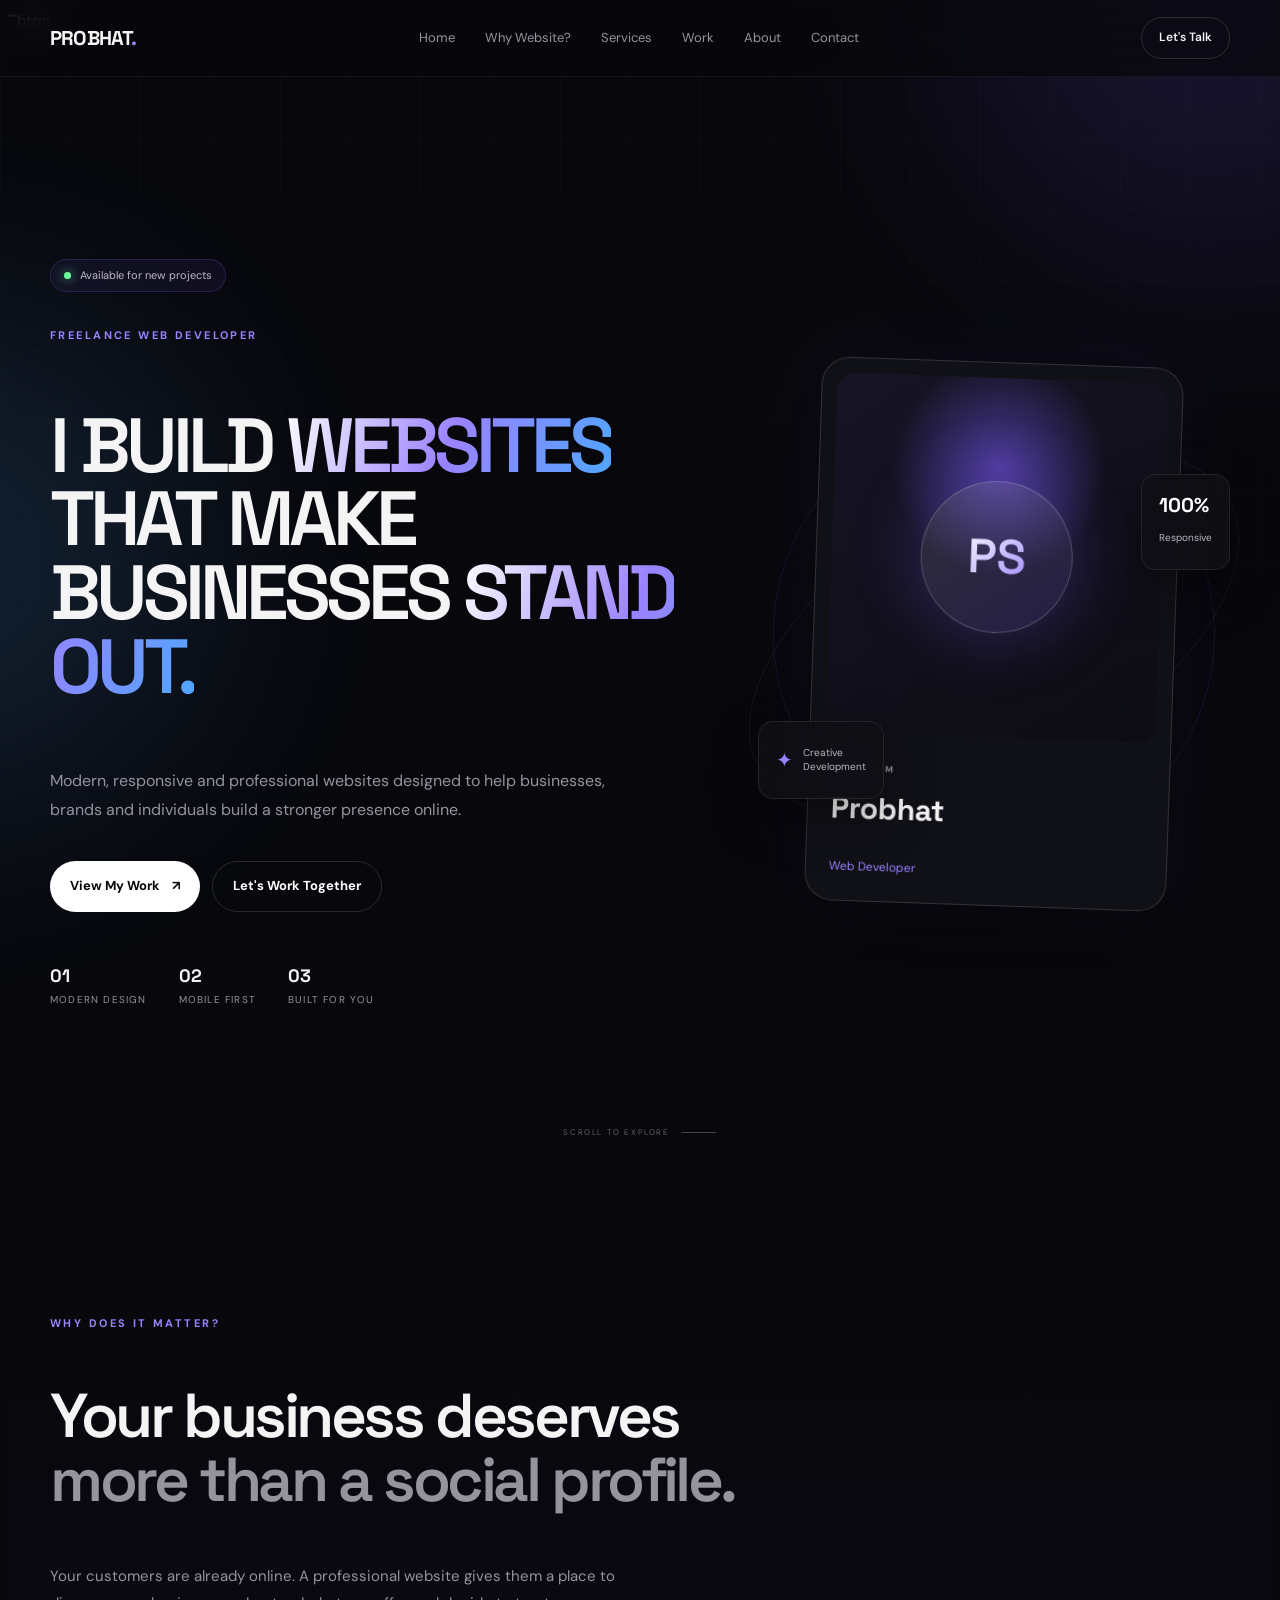
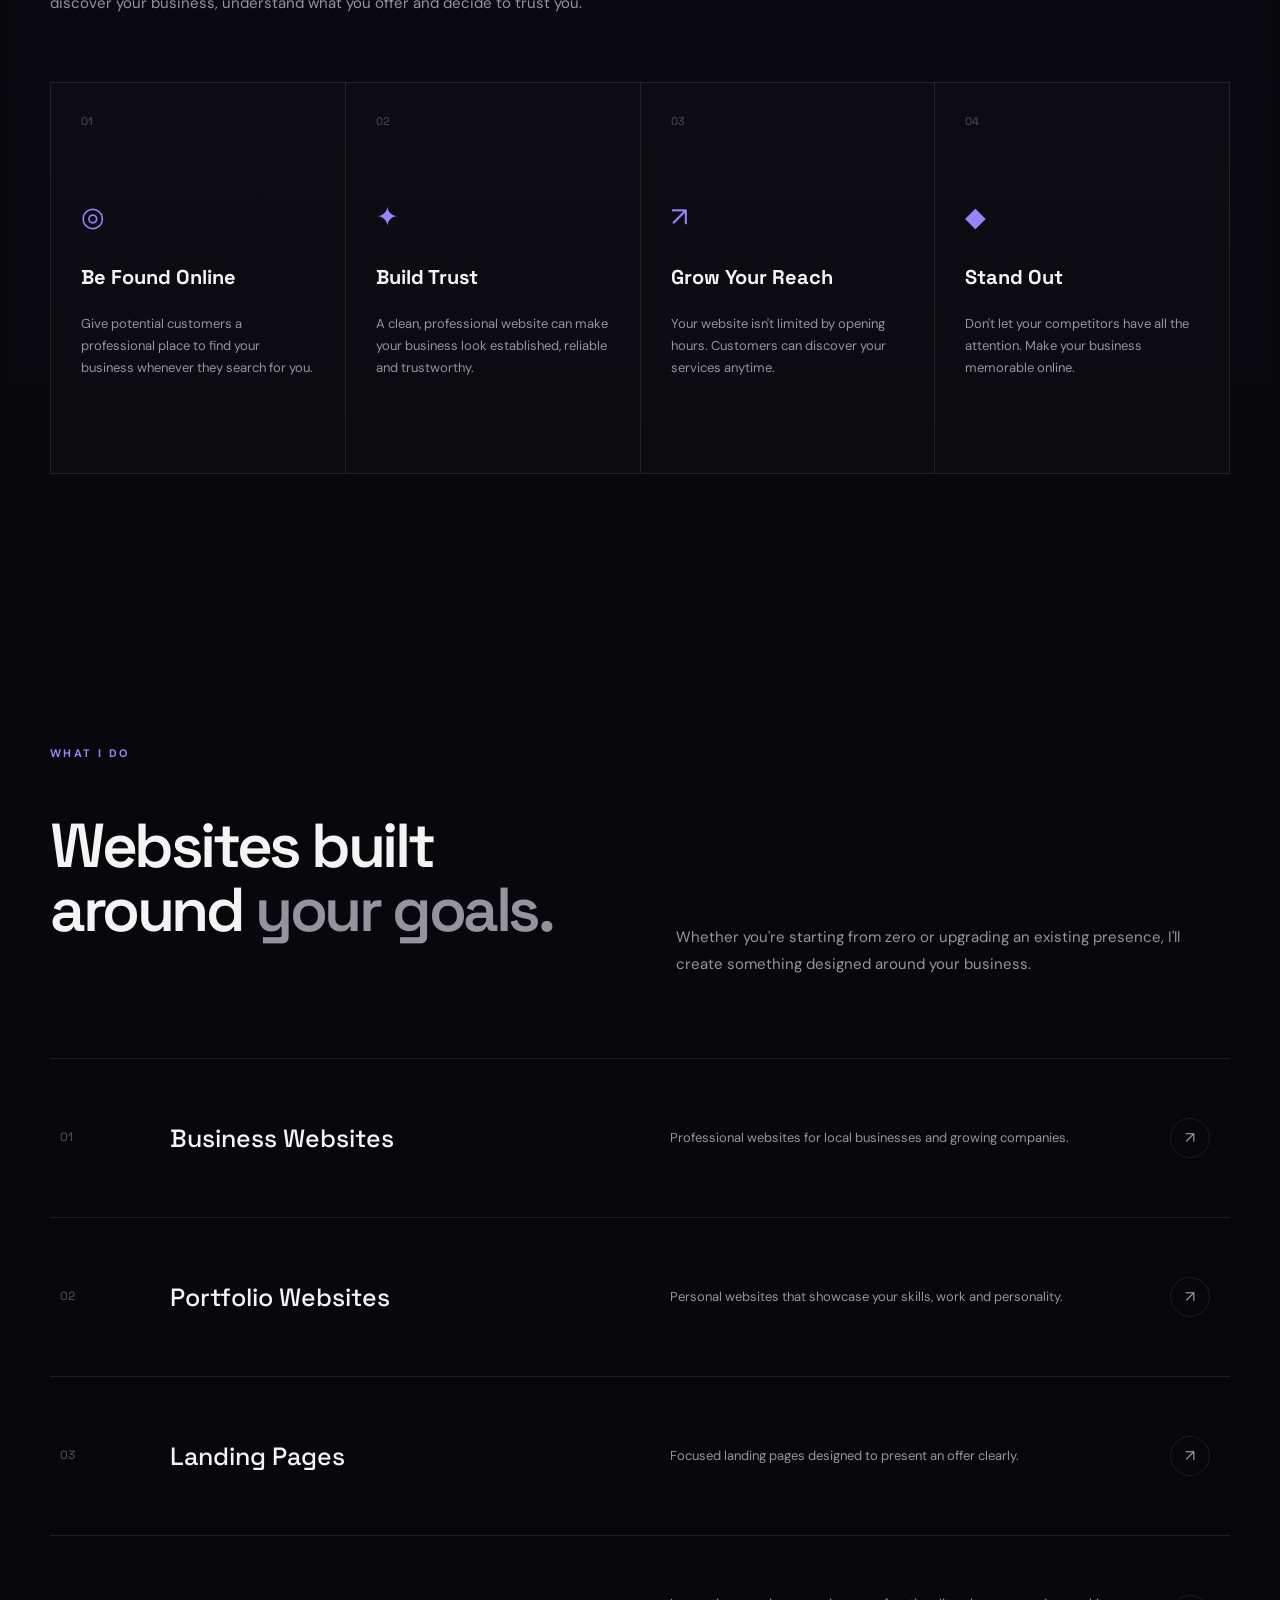
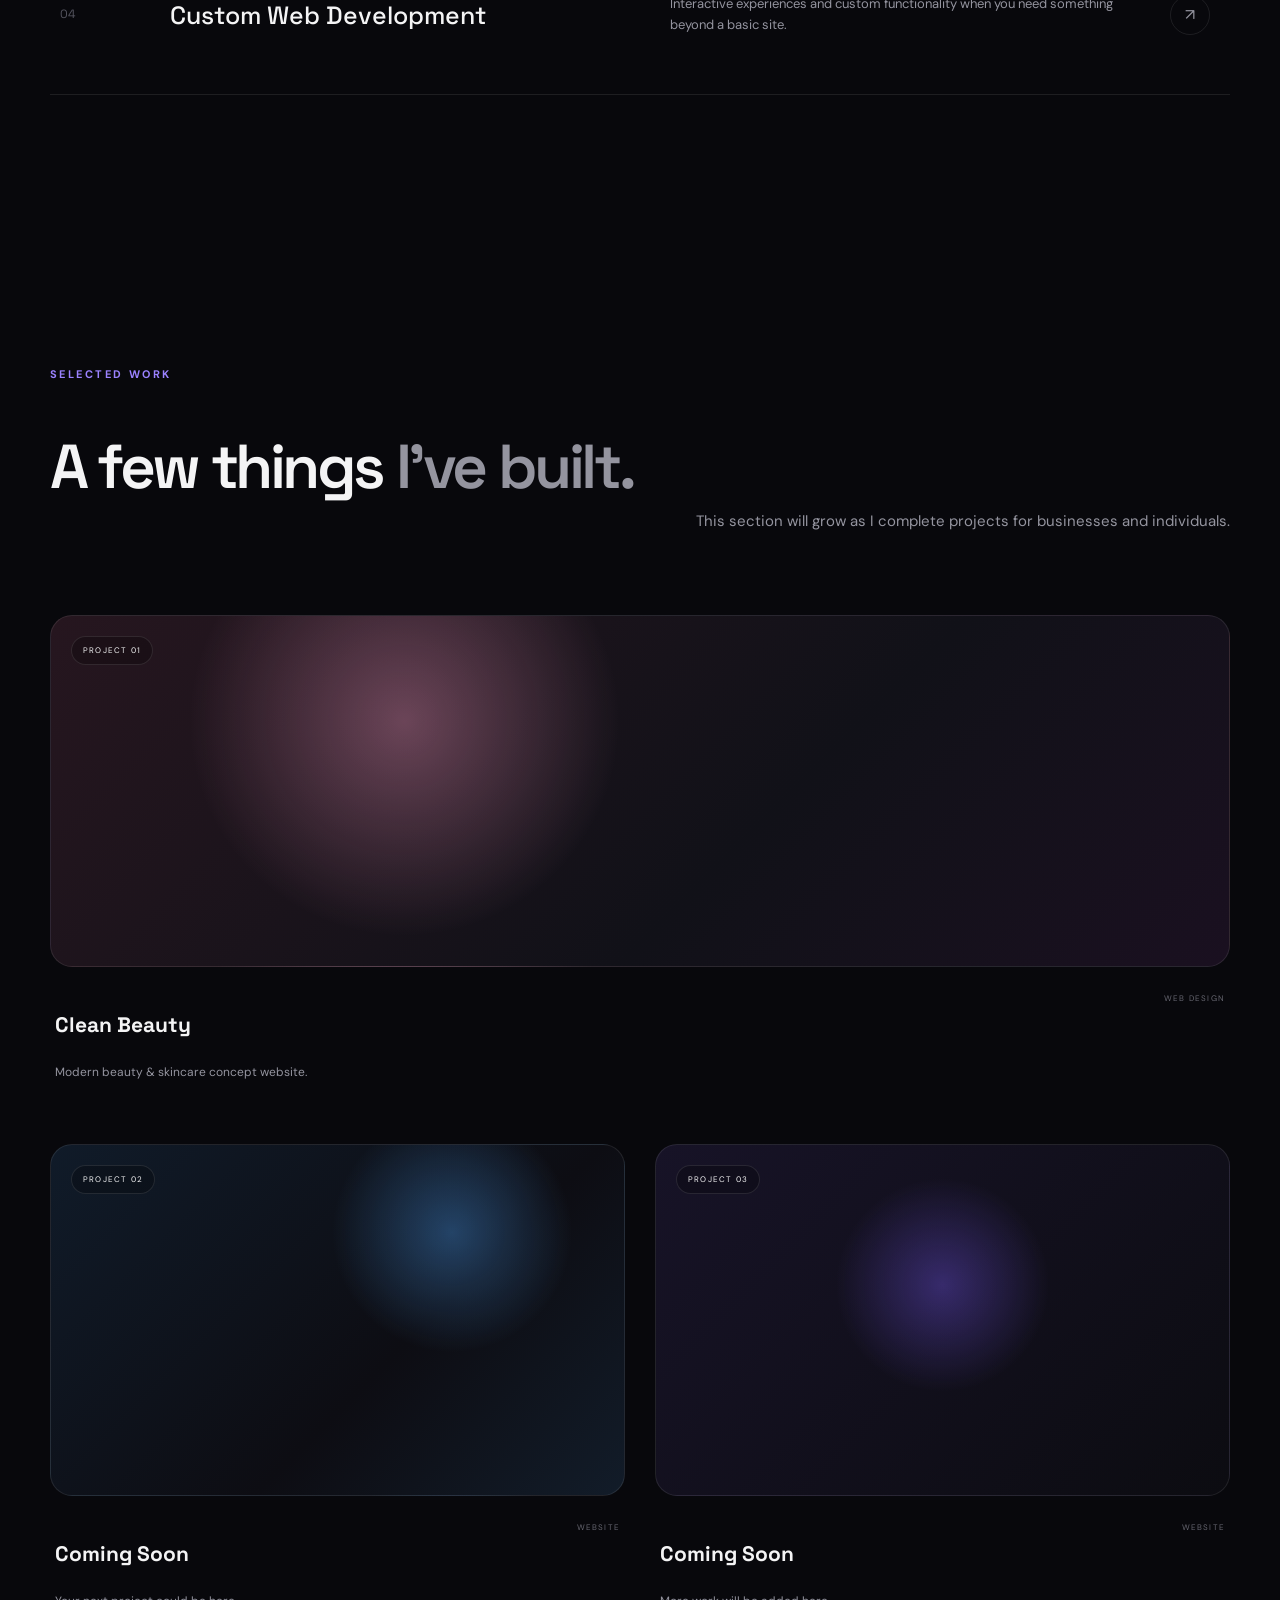
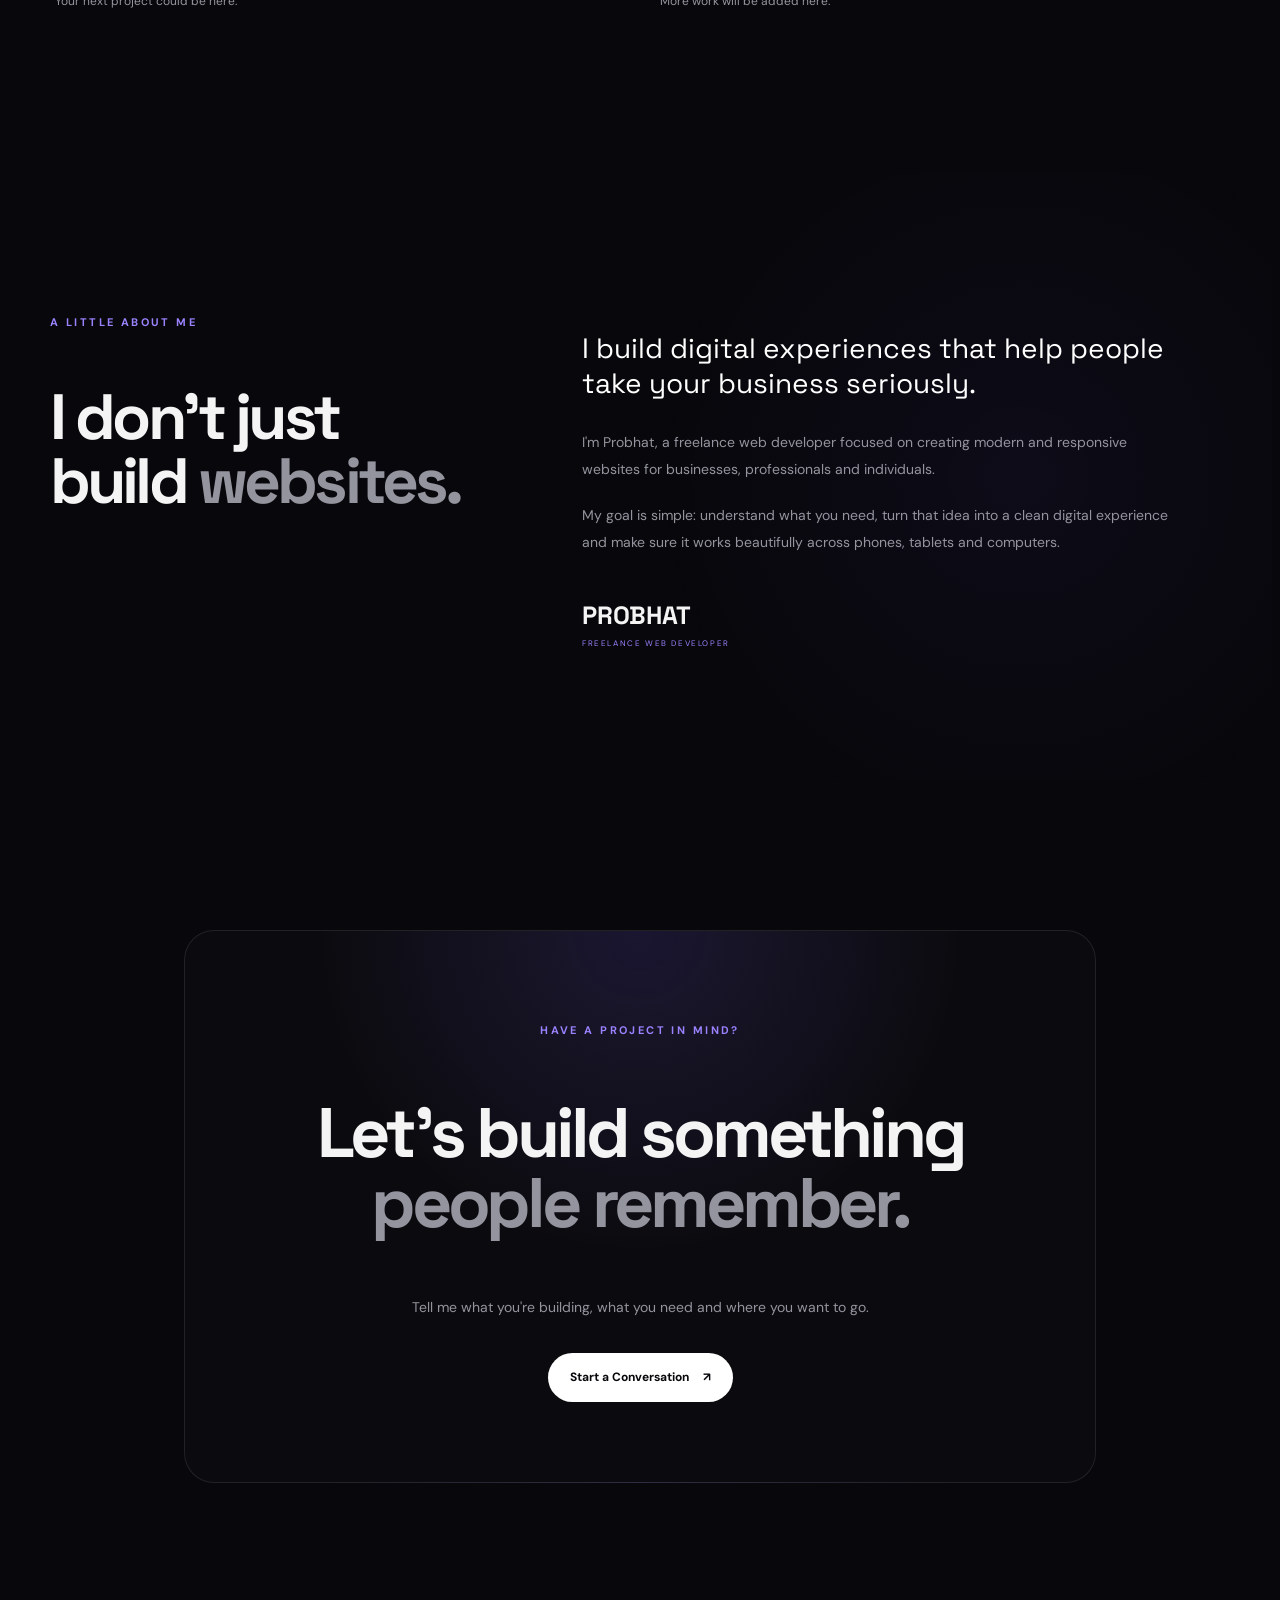
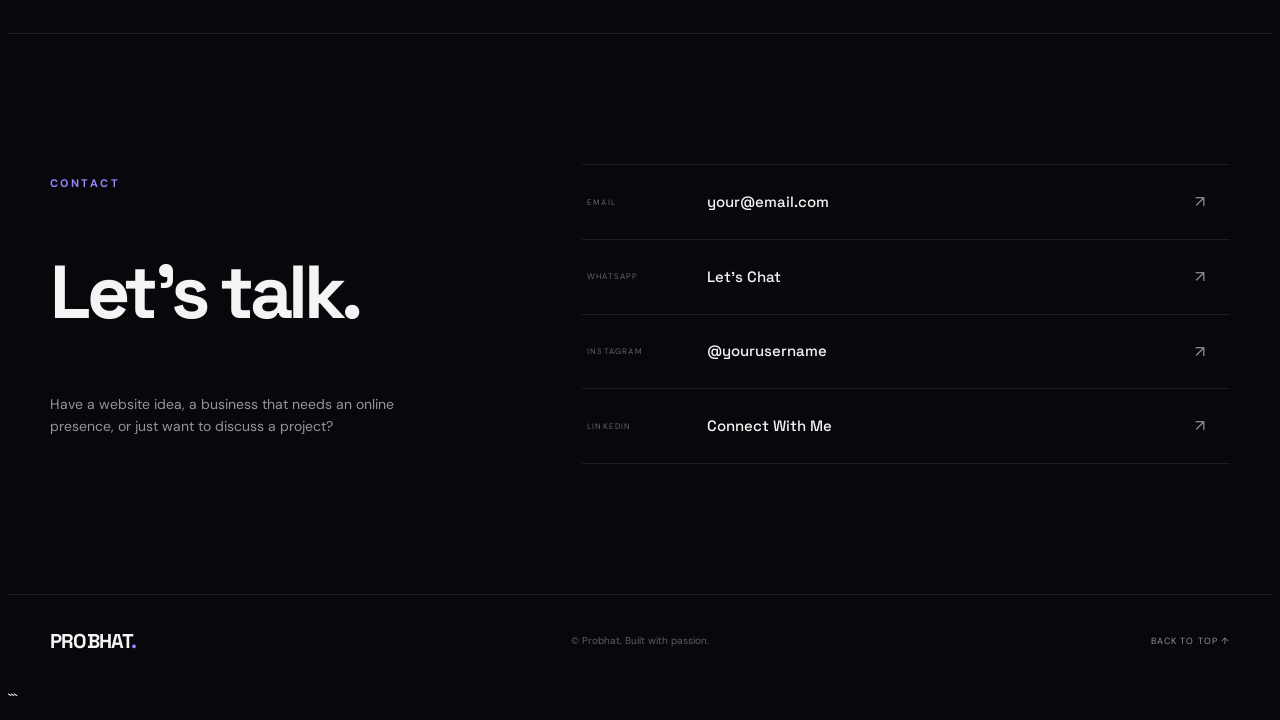
<file: index.html>
```html
<!DOCTYPE html>
<html lang="en">
<head>
    <meta charset="UTF-8">
    <meta name="viewport" content="width=device-width, initial-scale=1.0">

    <meta name="description"
          content="Probhat — Freelance web developer creating modern, responsive websites for businesses, brands and individuals.">

    <meta name="theme-color" content="#08080c">

    <title>Probhat — Freelance Web Developer</title>

    <!-- Google Fonts -->
    <link rel="preconnect" href="https://fonts.googleapis.com">
    <link rel="preconnect" href="https://fonts.gstatic.com" crossorigin>
    <link href="https://fonts.googleapis.com/css2?family=DM+Sans:wght@400;500;600;700&family=Space+Grotesk:wght@400;500;600;700&display=swap" rel="stylesheet">

    <!-- Main CSS -->
    <link rel="stylesheet" href="style.css">
</head>

<body>

    <!-- =========================
         BACKGROUND EFFECTS
    ========================== -->

    <div class="background-grid"></div>
    <div class="glow glow-one"></div>
    <div class="glow glow-two"></div>


    <!-- =========================
         NAVIGATION
    ========================== -->

    <header class="navbar">

        <div class="nav-container">

            <a href="#home" class="logo">
                PROBHAT<span>.</span>
            </a>

            <nav class="desktop-nav">
                <a href="#home">Home</a>
                <a href="#why">Why Website?</a>
                <a href="#services">Services</a>
                <a href="#work">Work</a>
                <a href="#about">About</a>
                <a href="#contact">Contact</a>
            </nav>

            <a href="#contact" class="nav-button">
                Let's Talk
            </a>

            <button class="menu-button" id="menuButton" aria-label="Open menu">
                <span></span>
                <span></span>
            </button>

        </div>

        <!-- Mobile Menu -->

        <div class="mobile-menu" id="mobileMenu">

            <a href="#home">Home</a>
            <a href="#why">Why Website?</a>
            <a href="#services">Services</a>
            <a href="#work">Work</a>
            <a href="#about">About</a>
            <a href="#contact">Contact</a>

        </div>

    </header>


    <main>


        <!-- =========================
             HERO
        ========================== -->

        <section class="hero section" id="home">

            <div class="hero-container">

                <div class="hero-content">

                    <div class="availability">
                        <span class="status-dot"></span>
                        Available for new projects
                    </div>

                    <p class="eyebrow">
                        FREELANCE WEB DEVELOPER
                    </p>

                    <h1>
                        I BUILD
                        <span>WEBSITES</span>
                        THAT MAKE
                        BUSINESSES
                        <span>STAND OUT.</span>
                    </h1>

                    <p class="hero-description">
                        Modern, responsive and professional websites
                        designed to help businesses, brands and individuals
                        build a stronger presence online.
                    </p>

                    <div class="hero-buttons">

                        <a href="#work" class="primary-button">
                            View My Work
                            <span>↗</span>
                        </a>

                        <a href="#contact" class="secondary-button">
                            Let's Work Together
                        </a>

                    </div>

                    <div class="hero-stats">

                        <div>
                            <strong>01</strong>
                            <span>Modern Design</span>
                        </div>

                        <div>
                            <strong>02</strong>
                            <span>Mobile First</span>
                        </div>

                        <div>
                            <strong>03</strong>
                            <span>Built For You</span>
                        </div>

                    </div>

                </div>


                <!-- PROFILE AREA -->

                <div class="hero-profile">

                    <div class="profile-orbit orbit-one"></div>
                    <div class="profile-orbit orbit-two"></div>

                    <div class="profile-card">

                        <!--
                            FUTURE ADMIN PANEL:
                            This image will later be replaced
                            dynamically from Firebase.
                        -->

                        <div class="profile-image">

                            <div class="profile-placeholder">

                                <span>PS</span>

                            </div>

                        </div>

                        <div class="profile-info">

                            <p>HELLO, I'M</p>

                            <h2>Probhat</h2>

                            <span>Web Developer</span>

                        </div>

                    </div>

                    <div class="floating-card floating-card-one">
                        <span>✦</span>
                        <p>Creative<br>Development</p>
                    </div>

                    <div class="floating-card floating-card-two">
                        <strong>100%</strong>
                        <p>Responsive</p>
                    </div>

                </div>

            </div>

            <div class="scroll-indicator">
                <span>SCROLL TO EXPLORE</span>
                <div></div>
            </div>

        </section>


        <!-- =========================
             WHY WEBSITE
        ========================== -->

        <section class="why section" id="why">

            <div class="section-container">

                <div class="section-heading">

                    <p class="eyebrow">WHY DOES IT MATTER?</p>

                    <h2>
                        Your business deserves
                        <span>more than a social profile.</span>
                    </h2>

                    <p>
                        Your customers are already online.
                        A professional website gives them a place
                        to discover your business, understand what
                        you offer and decide to trust you.
                    </p>

                </div>


                <div class="benefits-grid">

                    <article class="benefit-card">

                        <span class="card-number">01</span>

                        <div class="benefit-icon">◎</div>

                        <h3>Be Found Online</h3>

                        <p>
                            Give potential customers a professional
                            place to find your business whenever
                            they search for you.
                        </p>

                    </article>


                    <article class="benefit-card">

                        <span class="card-number">02</span>

                        <div class="benefit-icon">✦</div>

                        <h3>Build Trust</h3>

                        <p>
                            A clean, professional website can make
                            your business look established,
                            reliable and trustworthy.
                        </p>

                    </article>


                    <article class="benefit-card">

                        <span class="card-number">03</span>

                        <div class="benefit-icon">↗</div>

                        <h3>Grow Your Reach</h3>

                        <p>
                            Your website isn't limited by opening
                            hours. Customers can discover your
                            services anytime.
                        </p>

                    </article>


                    <article class="benefit-card">

                        <span class="card-number">04</span>

                        <div class="benefit-icon">◆</div>

                        <h3>Stand Out</h3>

                        <p>
                            Don't let your competitors have all
                            the attention. Make your business
                            memorable online.
                        </p>

                    </article>

                </div>

            </div>

        </section>


        <!-- =========================
             SERVICES
        ========================== -->

        <section class="services section" id="services">

            <div class="section-container">

                <div class="section-heading split-heading">

                    <div>

                        <p class="eyebrow">WHAT I DO</p>

                        <h2>
                            Websites built around
                            <span>your goals.</span>
                        </h2>

                    </div>

                    <p>
                        Whether you're starting from zero or
                        upgrading an existing presence, I'll create
                        something designed around your business.
                    </p>

                </div>


                <div class="services-list">

                    <article class="service-item">

                        <span class="service-number">01</span>

                        <div class="service-main">

                            <h3>Business Websites</h3>

                            <p>
                                Professional websites for local
                                businesses and growing companies.
                            </p>

                        </div>

                        <span class="service-arrow">↗</span>

                    </article>


                    <article class="service-item">

                        <span class="service-number">02</span>

                        <div class="service-main">

                            <h3>Portfolio Websites</h3>

                            <p>
                                Personal websites that showcase
                                your skills, work and personality.
                            </p>

                        </div>

                        <span class="service-arrow">↗</span>

                    </article>


                    <article class="service-item">

                        <span class="service-number">03</span>

                        <div class="service-main">

                            <h3>Landing Pages</h3>

                            <p>
                                Focused landing pages designed
                                to present an offer clearly.
                            </p>

                        </div>

                        <span class="service-arrow">↗</span>

                    </article>


                    <article class="service-item">

                        <span class="service-number">04</span>

                        <div class="service-main">

                            <h3>Custom Web Development</h3>

                            <p>
                                Interactive experiences and
                                custom functionality when you
                                need something beyond a basic site.
                            </p>

                        </div>

                        <span class="service-arrow">↗</span>

                    </article>

                </div>

            </div>

        </section>


        <!-- =========================
             WORK
        ========================== -->

        <section class="work section" id="work">

            <div class="section-container">

                <div class="section-heading split-heading">

                    <div>

                        <p class="eyebrow">SELECTED WORK</p>

                        <h2>
                            A few things
                            <span>I've built.</span>
                        </h2>

                    </div>

                    <p>
                        This section will grow as I complete
                        projects for businesses and individuals.
                    </p>

                </div>


                <div class="projects-grid">


                    <!-- PROJECT 01 -->

                    <article class="project-card featured-project">

                        <div class="project-image project-placeholder-one">

                            <div class="project-overlay">

                                <span>VIEW PROJECT ↗</span>

                            </div>

                            <div class="project-label">
                                PROJECT 01
                            </div>

                        </div>

                        <div class="project-details">

                            <div>

                                <h3>Clean Beauty</h3>

                                <p>
                                    Modern beauty & skincare concept
                                    website.
                                </p>

                            </div>

                            <span>WEB DESIGN</span>

                        </div>

                    </article>


                    <!-- PROJECT 02 -->

                    <article class="project-card">

                        <div class="project-image project-placeholder-two">

                            <div class="project-overlay">

                                <span>VIEW PROJECT ↗</span>

                            </div>

                            <div class="project-label">
                                PROJECT 02
                            </div>

                        </div>

                        <div class="project-details">

                            <div>

                                <h3>Coming Soon</h3>

                                <p>
                                    Your next project could be here.
                                </p>

                            </div>

                            <span>WEBSITE</span>

                        </div>

                    </article>


                    <!-- PROJECT 03 -->

                    <article class="project-card">

                        <div class="project-image project-placeholder-three">

                            <div class="project-overlay">

                                <span>VIEW PROJECT ↗</span>

                            </div>

                            <div class="project-label">
                                PROJECT 03
                            </div>

                        </div>

                        <div class="project-details">

                            <div>

                                <h3>Coming Soon</h3>

                                <p>
                                    More work will be added here.
                                </p>

                            </div>

                            <span>WEBSITE</span>

                        </div>

                    </article>

                </div>

            </div>

        </section>


        <!-- =========================
             ABOUT
        ========================== -->

        <section class="about section" id="about">

            <div class="section-container">

                <div class="about-grid">

                    <div class="about-heading">

                        <p class="eyebrow">A LITTLE ABOUT ME</p>

                        <h2>
                            I don't just build
                            <span>websites.</span>
                        </h2>

                    </div>


                    <div class="about-content">

                        <p class="about-large">
                            I build digital experiences that help
                            people take your business seriously.
                        </p>

                        <p>
                            I'm Probhat, a freelance web developer
                            focused on creating modern and responsive
                            websites for businesses, professionals
                            and individuals.
                        </p>

                        <p>
                            My goal is simple: understand what you
                            need, turn that idea into a clean digital
                            experience and make sure it works beautifully
                            across phones, tablets and computers.
                        </p>

                        <div class="about-signature">
                            <span>PROBHAT</span>
                            <small>FREELANCE WEB DEVELOPER</small>
                        </div>

                    </div>

                </div>

            </div>

        </section>


        <!-- =========================
             CTA
        ========================== -->

        <section class="cta section" id="contact">

            <div class="cta-container">

                <p class="eyebrow">HAVE A PROJECT IN MIND?</p>

                <h2>
                    Let's build something
                    <span>people remember.</span>
                </h2>

                <p>
                    Tell me what you're building, what you need
                    and where you want to go.
                </p>

                <a href="mailto:your@email.com" class="cta-button">
                    Start a Conversation
                    <span>↗</span>
                </a>

            </div>

        </section>


        <!-- =========================
             CONTACT
        ========================== -->

        <section class="contact section">

            <div class="section-container">

                <div class="contact-grid">

                    <div>

                        <p class="eyebrow">CONTACT</p>

                        <h2>
                            Let's talk.
                        </h2>

                        <p class="contact-description">
                            Have a website idea, a business that
                            needs an online presence, or just want
                            to discuss a project?
                        </p>

                    </div>


                    <div class="contact-links">

                        <!--
                            FUTURE ADMIN PANEL:
                            These contact details will eventually
                            be loaded dynamically from Firebase.
                        -->

                        <a href="mailto:your@email.com" class="contact-link">

                            <span class="contact-label">
                                EMAIL
                            </span>

                            <strong>
                                your@email.com
                            </strong>

                            <span>↗</span>

                        </a>


                        <a href="#" class="contact-link">

                            <span class="contact-label">
                                WHATSAPP
                            </span>

                            <strong>
                                Let's Chat
                            </strong>

                            <span>↗</span>

                        </a>


                        <a href="#" class="contact-link">

                            <span class="contact-label">
                                INSTAGRAM
                            </span>

                            <strong>
                                @yourusername
                            </strong>

                            <span>↗</span>

                        </a>


                        <a href="#" class="contact-link">

                            <span class="contact-label">
                                LINKEDIN
                            </span>

                            <strong>
                                Connect With Me
                            </strong>

                            <span>↗</span>

                        </a>

                    </div>

                </div>

            </div>

        </section>

    </main>


    <!-- =========================
         FOOTER
    ========================== -->

    <footer class="footer">

        <div class="footer-container">

            <a href="#home" class="logo">
                PROBHAT<span>.</span>
            </a>

            <p>
                © <span id="year"></span> Probhat.
                Built with passion.
            </p>

            <a href="#home" class="back-top">
                BACK TO TOP ↑
            </a>

        </div>

    </footer>


    <!-- Main JavaScript -->
    <script src="script.js"></script>

</body>
</html>
```
</file>
<file: style.css>
```css
/* =========================================================
   PROBHAT PORTFOLIO — VERSION 1
   Main Stylesheet
========================================================= */


/* =========================================================
   RESET
========================================================= */

* {
    margin: 0;
    padding: 0;
    box-sizing: border-box;
}

html {
    scroll-behavior: smooth;
}

body {
    font-family: "DM Sans", sans-serif;
    background: #08080c;
    color: #f4f4f5;
    line-height: 1.6;
    overflow-x: hidden;
}

a {
    color: inherit;
    text-decoration: none;
}

button {
    font: inherit;
}

img {
    max-width: 100%;
    display: block;
}


/* =========================================================
   VARIABLES
========================================================= */

:root {
    --bg: #08080c;
    --bg-soft: #0d0d13;
    --card: #111117;
    --card-hover: #15151d;

    --text: #f4f4f5;
    --muted: #94949f;
    --muted-light: #b9b9c3;

    --accent: #7c5cff;
    --accent-light: #9b82ff;
    --accent-blue: #4da6ff;

    --border: rgba(255, 255, 255, 0.09);
    --border-light: rgba(255, 255, 255, 0.14);

    --radius: 22px;

    --container: 1180px;
}


/* =========================================================
   GLOBAL
========================================================= */

.section {
    position: relative;
    padding: 130px 24px;
}

.section-container {
    width: min(var(--container), 100%);
    margin: auto;
}

.eyebrow {
    font-size: 11px;
    letter-spacing: 0.22em;
    font-weight: 700;
    color: var(--accent-light);
    margin-bottom: 22px;
}


/* =========================================================
   BACKGROUND
========================================================= */

.background-grid {
    position: fixed;
    inset: 0;
    pointer-events: none;
    z-index: -5;

    background-image:
        linear-gradient(
            rgba(255,255,255,0.025) 1px,
            transparent 1px
        ),
        linear-gradient(
            90deg,
            rgba(255,255,255,0.025) 1px,
            transparent 1px
        );

    background-size: 70px 70px;

    mask-image: linear-gradient(
        to bottom,
        black,
        transparent 85%
    );
}

.glow {
    position: fixed;
    width: 500px;
    height: 500px;
    border-radius: 50%;
    filter: blur(120px);
    pointer-events: none;
    z-index: -4;
    opacity: 0.15;
}

.glow-one {
    background: var(--accent);
    top: -250px;
    right: -180px;
}

.glow-two {
    background: var(--accent-blue);
    bottom: 10%;
    left: -300px;
}


/* =========================================================
   NAVIGATION
========================================================= */

.navbar {
    position: fixed;
    top: 0;
    left: 0;
    width: 100%;
    z-index: 1000;

    background: rgba(8, 8, 12, 0.72);
    backdrop-filter: blur(18px);
    -webkit-backdrop-filter: blur(18px);

    border-bottom: 1px solid rgba(255,255,255,0.05);
}

.nav-container {
    width: min(var(--container), calc(100% - 48px));
    height: 76px;
    margin: auto;

    display: flex;
    align-items: center;
    justify-content: space-between;
}

.logo {
    font-family: "Space Grotesk", sans-serif;
    font-size: 20px;
    font-weight: 700;
    letter-spacing: -0.04em;
}

.logo span {
    color: var(--accent-light);
}

.desktop-nav {
    display: flex;
    align-items: center;
    gap: 30px;
}

.desktop-nav a {
    font-size: 13px;
    color: var(--muted);
    transition: 0.3s ease;
}

.desktop-nav a:hover {
    color: white;
}

.nav-button {
    padding: 10px 17px;
    border: 1px solid var(--border-light);
    border-radius: 100px;

    font-size: 12px;
    font-weight: 600;

    transition: 0.3s ease;
}

.nav-button:hover {
    background: white;
    color: #08080c;
}


/* MOBILE MENU BUTTON */

.menu-button {
    display: none;
    width: 42px;
    height: 42px;

    border: 1px solid var(--border);
    border-radius: 50%;

    background: transparent;
    color: white;

    align-items: center;
    justify-content: center;
    flex-direction: column;
    gap: 5px;

    cursor: pointer;
}

.menu-button span {
    display: block;
    width: 16px;
    height: 1px;
    background: white;
}


/* MOBILE MENU */

.mobile-menu {
    display: none;
    padding: 20px 24px 28px;

    border-top: 1px solid var(--border);
}

.mobile-menu a {
    display: block;
    padding: 12px 0;

    color: var(--muted);
    font-size: 15px;

    border-bottom: 1px solid rgba(255,255,255,0.05);
}


/* =========================================================
   HERO
========================================================= */

.hero {
    min-height: 100vh;
    padding-top: 150px;
    padding-bottom: 90px;

    display: flex;
    align-items: center;
}

.hero-container {
    width: min(var(--container), 100%);
    margin: auto;

    display: grid;
    grid-template-columns: 1.15fr 0.85fr;
    align-items: center;
    gap: 70px;
}

.availability {
    display: inline-flex;
    align-items: center;
    gap: 9px;

    padding: 7px 13px;
    margin-bottom: 24px;

    border: 1px solid rgba(124,92,255,0.22);
    border-radius: 100px;

    background: rgba(124,92,255,0.07);

    color: var(--muted-light);
    font-size: 11px;
}

.status-dot {
    width: 7px;
    height: 7px;
    border-radius: 50%;

    background: #6cff9b;

    box-shadow: 0 0 12px rgba(108,255,155,0.8);

    animation: pulse 2s infinite;
}

@keyframes pulse {

    0%,
    100% {
        opacity: 1;
    }

    50% {
        opacity: 0.4;
    }
}

.hero-content .eyebrow {
    margin-bottom: 18px;
}

.hero h1 {
    max-width: 800px;

    font-family: "Space Grotesk", sans-serif;
    font-size: clamp(48px, 6vw, 82px);

    line-height: 0.96;
    letter-spacing: -0.065em;

    font-weight: 600;
}

.hero h1 span {
    color: transparent;

    background: linear-gradient(
        110deg,
        #ffffff,
        var(--accent-light),
        var(--accent-blue)
    );

    -webkit-background-clip: text;
    background-clip: text;
}

.hero-description {
    max-width: 580px;
    margin-top: 30px;

    color: var(--muted);
    font-size: 16px;
    line-height: 1.8;
}

.hero-buttons {
    display: flex;
    gap: 12px;
    margin-top: 36px;
    flex-wrap: wrap;
}

.primary-button,
.secondary-button {
    display: inline-flex;
    align-items: center;
    justify-content: center;
    gap: 12px;

    padding: 14px 20px;

    border-radius: 100px;

    font-size: 13px;
    font-weight: 700;

    transition: 0.3s ease;
}

.primary-button {
    background: white;
    color: #08080c;
}

.primary-button:hover {
    transform: translateY(-3px);
    box-shadow: 0 12px 35px rgba(255,255,255,0.1);
}

.secondary-button {
    border: 1px solid var(--border-light);
    color: white;
}

.secondary-button:hover {
    background: rgba(255,255,255,0.06);
    transform: translateY(-3px);
}

.hero-stats {
    display: flex;
    gap: 32px;
    margin-top: 50px;
}

.hero-stats div {
    display: flex;
    flex-direction: column;
    gap: 2px;
}

.hero-stats strong {
    font-family: "Space Grotesk", sans-serif;
    font-size: 18px;
}

.hero-stats span {
    color: var(--muted);
    font-size: 10px;
    text-transform: uppercase;
    letter-spacing: 0.12em;
}


/* =========================================================
   PROFILE
========================================================= */

.hero-profile {
    position: relative;

    min-height: 560px;

    display: flex;
    align-items: center;
    justify-content: center;
}

.profile-card {
    position: relative;
    z-index: 3;

    width: 330px;
    padding: 15px 15px 24px;

    border: 1px solid var(--border-light);
    border-radius: 28px;

    background: rgba(18,18,25,0.8);

    box-shadow:
        0 30px 100px rgba(0,0,0,0.5),
        0 0 80px rgba(124,92,255,0.08);

    backdrop-filter: blur(20px);

    transform: rotate(2deg);

    transition: 0.5s ease;
}

.profile-card:hover {
    transform: rotate(0deg) translateY(-8px);
}

.profile-image {
    width: 100%;
    aspect-ratio: 0.92;

    overflow: hidden;

    border-radius: 19px;

    background:
        radial-gradient(
            circle at 50% 25%,
            rgba(124,92,255,0.55),
            transparent 34%
        ),
        linear-gradient(
            145deg,
            #171526,
            #0c0c12
        );

    display: flex;
    align-items: center;
    justify-content: center;
}

.profile-placeholder {
    width: 150px;
    height: 150px;

    border-radius: 50%;

    display: flex;
    align-items: center;
    justify-content: center;

    border: 1px solid rgba(255,255,255,0.2);

    background:
        linear-gradient(
            145deg,
            rgba(255,255,255,0.12),
            rgba(124,92,255,0.2)
        );

    box-shadow:
        0 0 70px rgba(124,92,255,0.3);
}

.profile-placeholder span {
    font-family: "Space Grotesk", sans-serif;
    font-size: 48px;
    font-weight: 600;

    background: linear-gradient(
        135deg,
        white,
        var(--accent-light)
    );

    color: transparent;
    -webkit-background-clip: text;
    background-clip: text;
}

.profile-info {
    padding: 20px 8px 0;
}

.profile-info p {
    color: var(--muted);
    font-size: 9px;
    letter-spacing: 0.2em;
    font-weight: 700;
}

.profile-info h2 {
    margin-top: 3px;

    font-family: "Space Grotesk", sans-serif;
    font-size: 30px;
}

.profile-info span {
    color: var(--accent-light);
    font-size: 12px;
}


/* PROFILE ORBITS */

.profile-orbit {
    position: absolute;

    border-radius: 50%;

    border: 1px solid rgba(124,92,255,0.2);

    pointer-events: none;
}

.orbit-one {
    width: 440px;
    height: 440px;

    transform: rotate(20deg);

    border-color: rgba(124,92,255,0.14);
}

.orbit-two {
    width: 540px;
    height: 280px;

    transform: rotate(-30deg);

    border-color: rgba(77,166,255,0.1);
}


/* FLOATING CARDS */

.floating-card {
    position: absolute;
    z-index: 5;

    padding: 14px 17px;

    border: 1px solid var(--border);

    border-radius: 15px;

    background: rgba(15,15,21,0.88);

    backdrop-filter: blur(15px);

    box-shadow: 0 20px 50px rgba(0,0,0,0.35);
}

.floating-card p {
    font-size: 10px;
    line-height: 1.4;
    color: var(--muted-light);
}

.floating-card-one {
    left: 0;
    bottom: 115px;

    display: flex;
    align-items: center;
    gap: 10px;
}

.floating-card-one span {
    color: var(--accent-light);
    font-size: 20px;
}

.floating-card-two {
    right: 0;
    top: 120px;
}

.floating-card-two strong {
    display: block;
    font-family: "Space Grotesk", sans-serif;
    font-size: 20px;
    color: white;
}


/* =========================================================
   SCROLL INDICATOR
========================================================= */

.scroll-indicator {
    position: absolute;

    bottom: 35px;
    left: 50%;

    transform: translateX(-50%);

    display: flex;
    align-items: center;
    gap: 12px;

    color: #62626c;

    font-size: 8px;
    letter-spacing: 0.2em;
}

.scroll-indicator div {
    width: 35px;
    height: 1px;

    background: #454550;
}


/* =========================================================
   SECTION HEADINGS
========================================================= */

.section-heading {
    max-width: 760px;
    margin-bottom: 65px;
}

.section-heading h2 {
    font-family: "Space Grotesk", sans-serif;

    font-size: clamp(38px, 5vw, 62px);

    line-height: 1.03;
    letter-spacing: -0.055em;

    font-weight: 600;
}

.section-heading h2 span {
    color: var(--muted);
}

.section-heading > p:last-child {
    max-width: 610px;

    margin-top: 25px;

    color: var(--muted);
    font-size: 15px;
    line-height: 1.8;
}

.split-heading {
    display: flex;
    align-items: flex-end;
    justify-content: space-between;

    gap: 50px;

    max-width: none;
}

.split-heading > p {
    max-width: 360px;
}


/* =========================================================
   WHY WEBSITE
========================================================= */

.why {
    background:
        linear-gradient(
            to bottom,
            transparent,
            rgba(124,92,255,0.025),
            transparent
        );
}

.benefits-grid {
    display: grid;

    grid-template-columns: repeat(4, 1fr);

    border-top: 1px solid var(--border);
    border-left: 1px solid var(--border);
}

.benefit-card {
    position: relative;

    min-height: 330px;

    padding: 30px;

    border-right: 1px solid var(--border);
    border-bottom: 1px solid var(--border);

    background: rgba(255,255,255,0.01);

    transition: 0.35s ease;
}

.benefit-card:hover {
    background: rgba(124,92,255,0.04);
    transform: translateY(-5px);
}

.card-number {
    color: #51515b;

    font-family: "Space Grotesk", sans-serif;

    font-size: 11px;
}

.benefit-icon {
    margin-top: 65px;

    font-size: 27px;
    color: var(--accent-light);
}

.benefit-card h3 {
    margin-top: 22px;

    font-family: "Space Grotesk", sans-serif;
    font-size: 20px;
}

.benefit-card p {
    margin-top: 10px;

    color: var(--muted);
    font-size: 13px;
    line-height: 1.7;
}


/* =========================================================
   SERVICES
========================================================= */

.services-list {
    border-top: 1px solid var(--border);
}

.service-item {
    display: grid;
    grid-template-columns: 80px 1fr 50px;
    align-items: center;

    gap: 30px;

    padding: 34px 10px;

    border-bottom: 1px solid var(--border);

    transition: 0.3s ease;
}

.service-item:hover {
    padding-left: 22px;
    padding-right: 22px;

    background: rgba(255,255,255,0.02);
}

.service-number {
    color: #555560;

    font-family: "Space Grotesk", sans-serif;
    font-size: 12px;
}

.service-main {
    display: grid;
    grid-template-columns: 1fr 1fr;
    align-items: center;
    gap: 30px;
}

.service-main h3 {
    font-family: "Space Grotesk", sans-serif;
    font-size: 25px;
    font-weight: 500;
}

.service-main p {
    color: var(--muted);
    font-size: 13px;
}

.service-arrow {
    width: 38px;
    height: 38px;

    display: flex;
    align-items: center;
    justify-content: center;

    border: 1px solid var(--border);
    border-radius: 50%;

    color: var(--muted);

    transition: 0.3s ease;
}

.service-item:hover .service-arrow {
    background: white;
    color: #08080c;
}


/* =========================================================
   WORK / PROJECTS
========================================================= */

.projects-grid {
    display: grid;

    grid-template-columns: repeat(2, 1fr);

    gap: 30px;
}

.project-card {
    min-width: 0;
}

.featured-project {
    grid-column: span 2;
}

.project-image {
    position: relative;

    min-height: 350px;

    overflow: hidden;

    border: 1px solid var(--border);

    border-radius: var(--radius);

    transition: 0.5s ease;
}

.project-placeholder-one {
    background:
        radial-gradient(
            circle at 30% 30%,
            rgba(255,160,200,0.35),
            transparent 25%
        ),
        linear-gradient(
            135deg,
            #26161f,
            #111118 60%,
            #1a1020
        );
}

.project-placeholder-two {
    background:
        radial-gradient(
            circle at 70% 25%,
            rgba(77,166,255,0.35),
            transparent 25%
        ),
        linear-gradient(
            135deg,
            #101b29,
            #0d0d13 60%,
            #121c29
        );
}

.project-placeholder-three {
    background:
        radial-gradient(
            circle at 50% 40%,
            rgba(124,92,255,0.35),
            transparent 30%
        ),
        linear-gradient(
            135deg,
            #171327,
            #0c0c11
        );
}

.project-label {
    position: absolute;

    top: 20px;
    left: 20px;

    padding: 7px 11px;

    border: 1px solid rgba(255,255,255,0.1);
    border-radius: 100px;

    background: rgba(0,0,0,0.25);

    font-size: 8px;
    letter-spacing: 0.15em;
}

.project-overlay {
    position: absolute;
    inset: 0;

    display: flex;
    align-items: center;
    justify-content: center;

    background: rgba(0,0,0,0.4);

    opacity: 0;

    transition: 0.4s ease;
}

.project-overlay span {
    padding: 13px 18px;

    border-radius: 100px;

    background: white;
    color: #08080c;

    font-size: 11px;
    font-weight: 700;

    transform: translateY(15px);

    transition: 0.4s ease;
}

.project-card:hover .project-overlay {
    opacity: 1;
}

.project-card:hover .project-overlay span {
    transform: translateY(0);
}

.project-card:hover .project-image {
    transform: translateY(-5px);
}

.project-details {
    display: flex;
    align-items: flex-start;
    justify-content: space-between;

    gap: 20px;

    padding: 20px 5px;
}

.project-details h3 {
    font-family: "Space Grotesk", sans-serif;
    font-size: 21px;
}

.project-details p {
    margin-top: 4px;

    color: var(--muted);
    font-size: 12px;
}

.project-details > span {
    padding-top: 5px;

    color: #676771;

    font-size: 8px;
    letter-spacing: 0.15em;
}


/* =========================================================
   ABOUT
========================================================= */

.about {
    background:
        radial-gradient(
            circle at 80% 50%,
            rgba(124,92,255,0.05),
            transparent 35%
        );
}

.about-grid {
    display: grid;

    grid-template-columns: 0.8fr 1.2fr;

    gap: 100px;
}

.about-heading h2 {
    font-family: "Space Grotesk", sans-serif;

    font-size: clamp(42px, 5vw, 65px);

    line-height: 1;
    letter-spacing: -0.06em;
}

.about-heading h2 span {
    color: var(--muted);
}

.about-content {
    max-width: 600px;
}

.about-large {
    font-family: "Space Grotesk", sans-serif;

    font-size: 28px;
    line-height: 1.25;

    margin-bottom: 28px;

    color: white;
}

.about-content > p:not(.about-large) {
    color: var(--muted);

    font-size: 14px;
    line-height: 1.9;

    margin-bottom: 20px;
}

.about-signature {
    margin-top: 40px;

    display: flex;
    flex-direction: column;
}

.about-signature span {
    font-family: "Space Grotesk", sans-serif;
    font-size: 25px;
    font-weight: 700;
}

.about-signature small {
    margin-top: 2px;

    color: var(--accent-light);

    font-size: 8px;
    letter-spacing: 0.2em;
}


/* =========================================================
   CTA
========================================================= */

.cta {
    padding-top: 150px;
    padding-bottom: 150px;

    text-align: center;
}

.cta-container {
    width: min(850px, 100%);
    margin: auto;

    padding: 80px 30px;

    border: 1px solid var(--border);

    border-radius: 30px;

    background:
        radial-gradient(
            circle at 50% 0%,
            rgba(124,92,255,0.14),
            transparent 45%
        ),
        rgba(255,255,255,0.015);
}

.cta-container h2 {
    font-family: "Space Grotesk", sans-serif;

    font-size: clamp(42px, 6vw, 70px);

    line-height: 1;
    letter-spacing: -0.06em;
}

.cta-container h2 span {
    display: block;
    color: var(--muted);
}

.cta-container > p:not(.eyebrow) {
    max-width: 470px;

    margin: 25px auto 0;

    color: var(--muted);

    font-size: 14px;
}

.cta-button {
    display: inline-flex;

    align-items: center;
    gap: 14px;

    margin-top: 35px;

    padding: 15px 22px;

    border-radius: 100px;

    background: white;
    color: #08080c;

    font-size: 12px;
    font-weight: 700;

    transition: 0.3s ease;
}

.cta-button:hover {
    transform: translateY(-4px);
    box-shadow: 0 15px 45px rgba(255,255,255,0.1);
}


/* =========================================================
   CONTACT
========================================================= */

.contact {
    border-top: 1px solid var(--border);
}

.contact-grid {
    display: grid;

    grid-template-columns: 0.8fr 1.2fr;

    gap: 100px;
}

.contact-grid h2 {
    font-family: "Space Grotesk", sans-serif;

    font-size: clamp(48px, 6vw, 75px);

    line-height: 1;
    letter-spacing: -0.06em;
}

.contact-description {
    max-width: 350px;

    margin-top: 22px;

    color: var(--muted);

    font-size: 14px;
}

.contact-links {
    border-top: 1px solid var(--border);
}

.contact-link {
    display: grid;

    grid-template-columns: 100px 1fr 30px;

    align-items: center;

    gap: 20px;

    padding: 24px 5px;

    border-bottom: 1px solid var(--border);

    transition: 0.3s ease;
}

.contact-link:hover {
    padding-left: 15px;
    background: rgba(255,255,255,0.02);
}

.contact-label {
    color: #65656f;

    font-size: 8px;
    letter-spacing: 0.15em;
}

.contact-link strong {
    font-family: "Space Grotesk", sans-serif;

    font-size: 15px;
    font-weight: 500;
}

.contact-link > span:last-child {
    color: var(--muted);
}


/* =========================================================
   FOOTER
========================================================= */

.footer {
    padding: 28px 24px;

    border-top: 1px solid var(--border);
}

.footer-container {
    width: min(var(--container), 100%);
    margin: auto;

    display: grid;

    grid-template-columns: 1fr 1fr 1fr;

    align-items: center;
}

.footer-container p {
    text-align: center;

    color: #5d5d67;

    font-size: 10px;
}

.back-top {
    justify-self: end;

    color: var(--muted);

    font-size: 9px;
    letter-spacing: 0.12em;

    transition: 0.3s ease;
}

.back-top:hover {
    color: white;
}


/* =========================================================
   RESPONSIVE — TABLET
========================================================= */

@media (max-width: 950px) {

    .desktop-nav {
        display: none;
    }

    .nav-button {
        display: none;
    }

    .menu-button {
        display: flex;
    }

    .hero-container {
        grid-template-columns: 1fr;
        gap: 70px;
    }

    .hero-content {
        text-align: center;
    }

    .hero-description {
        margin-left: auto;
        margin-right: auto;
    }

    .hero-buttons {
        justify-content: center;
    }

    .hero-stats {
        justify-content: center;
    }

    .hero-profile {
        min-height: 500px;
    }

    .benefits-grid {
        grid-template-columns: repeat(2, 1fr);
    }

    .about-grid,
    .contact-grid {
        grid-template-columns: 1fr;
        gap: 60px;
    }

    .split-heading {
        display: block;
    }

    .split-heading > p {
        margin-top: 25px;
    }

}


/* =========================================================
   RESPONSIVE — MOBILE
========================================================= */

@media (max-width: 650px) {

    .section {
        padding: 90px 18px;
    }

    .nav-container {
        width: calc(100% - 36px);
        height: 68px;
    }

    .logo {
        font-size: 18px;
    }

    .mobile-menu {
        padding-left: 18px;
        padding-right: 18px;
    }

    .hero {
        min-height: auto;

        padding-top: 125px;
        padding-bottom: 80px;
    }

    .hero-container {
        gap: 50px;
    }

    .hero h1 {
        font-size: clamp(43px, 13vw, 65px);
    }

    .hero-description {
        font-size: 14px;
    }

    .hero-buttons {
        flex-direction: column;
    }

    .primary-button,
    .secondary-button {
        width: 100%;
    }

    .hero-stats {
        gap: 20px;
    }

    .hero-stats strong {
        font-size: 15px;
    }

    .hero-stats span {
        font-size: 8px;
    }

    .hero-profile {
        min-height: 430px;
    }

    .profile-card {
        width: min(290px, 78vw);
    }

    .profile-placeholder {
        width: 120px;
        height: 120px;
    }

    .profile-placeholder span {
        font-size: 38px;
    }

    .profile-orbit.orbit-one {
        width: 330px;
        height: 330px;
    }

    .profile-orbit.orbit-two {
        width: 400px;
        height: 220px;
    }

    .floating-card-one {
        left: 0;
        bottom: 55px;
    }

    .floating-card-two {
        right: 0;
        top: 45px;
    }

    .section-heading {
        margin-bottom: 45px;
    }

    .section-heading h2,
    .about-heading h2 {
        font-size: 42px;
    }

    .benefits-grid {
        grid-template-columns: 1fr;
    }

    .benefit-card {
        min-height: 280px;
    }

    .benefit-icon {
        margin-top: 45px;
    }

    .service-item {
        grid-template-columns: 35px 1fr 35px;
        gap: 10px;

        padding: 25px 0;
    }

    .service-main {
        display: block;
    }

    .service-main h3 {
        font-size: 18px;
    }

    .service-main p {
        margin-top: 7px;
        font-size: 11px;
    }

    .service-arrow {
        width: 32px;
        height: 32px;
        font-size: 12px;
    }

    .projects-grid {
        grid-template-columns: 1fr;
        gap: 35px;
    }

    .featured-project {
        grid-column: span 1;
    }

    .project-image {
        min-height: 250px;
    }

    .project-details {
        display: block;
    }

    .project-details > span {
        display: block;
        margin-top: 8px;
    }

    .about-large {
        font-size: 23px;
    }

    .cta {
        padding-top: 80px;
        padding-bottom: 80px;
    }

    .cta-container {
        padding: 55px 20px;
    }

    .cta-container h2 {
        font-size: 43px;
    }

    .contact-grid {
        gap: 50px;
    }

    .contact-link {
        grid-template-columns: 70px 1fr 20px;
        gap: 10px;
    }

    .contact-link strong {
        font-size: 12px;
    }

    .footer-container {
        grid-template-columns: 1fr;
        gap: 15px;

        text-align: center;
    }

    .back-top {
        justify-self: center;
    }

}


/* =========================================================
   SMALL PHONES
========================================================= */

@media (max-width: 380px) {

    .hero h1 {
        font-size: 40px;
    }

    .hero-stats {
        gap: 13px;
    }

    .hero-stats span {
        font-size: 7px;
    }

    .floating-card {
        padding: 10px 12px;
    }

    .floating-card-one {
        left: -5px;
    }

    .floating-card-two {
        right: -5px;
    }

}


/* =========================================================
   SELECTION
========================================================= */

::selection {
    background: rgba(124,92,255,0.35);
    color: white;
}


/* =========================================================
   SCROLLBAR
========================================================= */

::-webkit-scrollbar {
    width: 7px;
}

::-webkit-scrollbar-track {
    background: #08080c;
}

::-webkit-scrollbar-thumb {
    background: #2a2a34;
    border-radius: 10px;
}

::-webkit-scrollbar-thumb:hover {
    background: #41414d;
}
```
</file>
